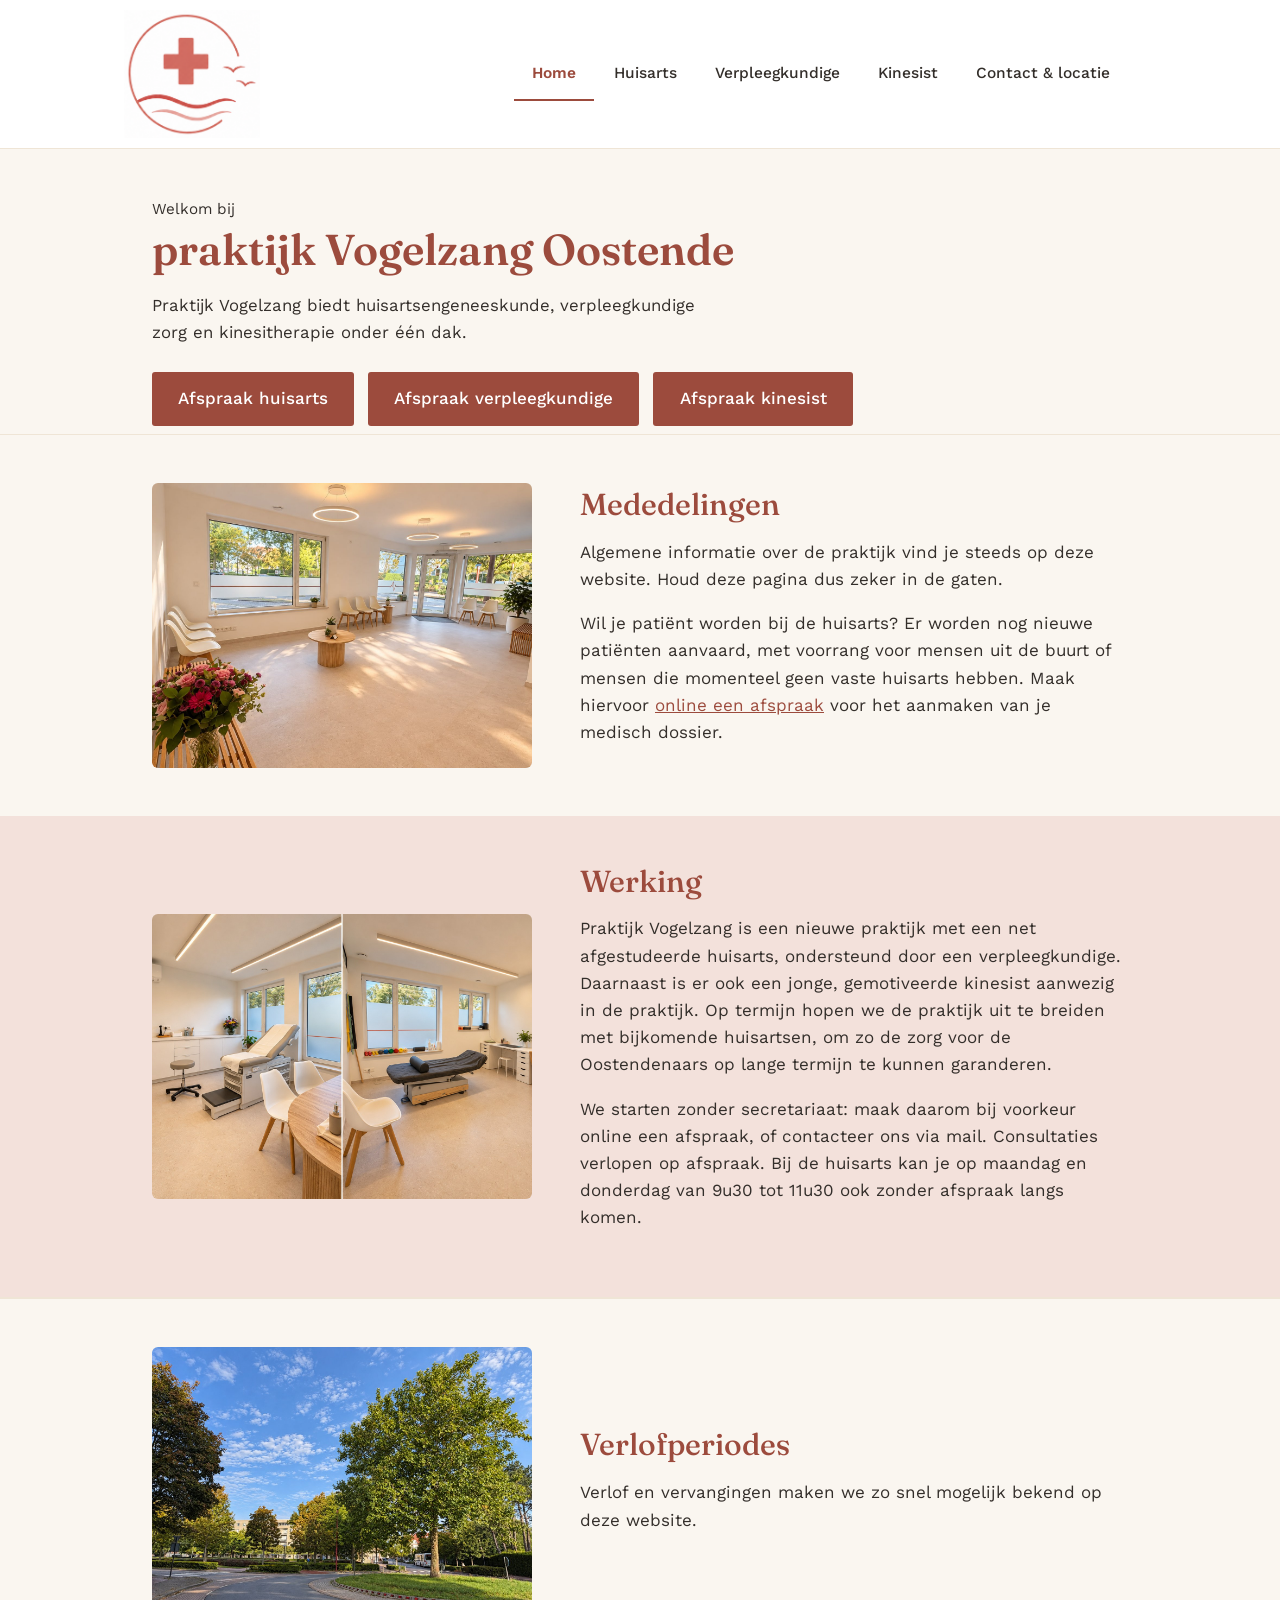
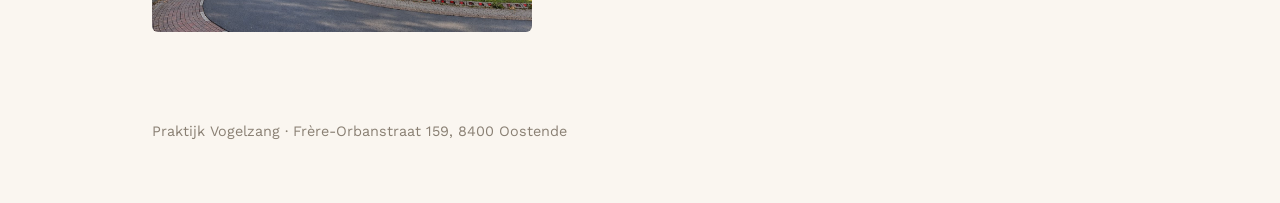
<file: index.html>
<!DOCTYPE html>
<html lang="nl">
<head>
<meta charset="UTF-8">
<meta name="viewport" content="width=device-width, initial-scale=1.0">
<title>Praktijk Vogelzang — Huisartsenpraktijk Oostende</title>
<meta name="description" content="Praktijk Vogelzang in Oostende: huisartsenzorg, verpleegkundige zorg en kinesitherapie onder één dak.">
<link rel="stylesheet" href="style.css">
<script type="application/ld+json">
{
  "@context": "https://schema.org",
  "@type": "MedicalBusiness",
  "name": "Praktijk Vogelzang",
  "image": "https://praktijkvogelzangoostende.be/assets/logo-full.png",
  "url": "https://praktijkvogelzangoostende.be/",
  "telephone": "",
  "email": "info@praktijkvogelzang.be",
  "address": {
    "@type": "PostalAddress",
    "streetAddress": "Frère-Orbanstraat 159",
    "addressLocality": "Oostende",
    "postalCode": "8400",
    "addressCountry": "BE"
  },
  "medicalSpecialty": ["Huisarts", "Verpleegkundige zorg", "Kinesitherapie"],
  "areaServed": "Oostende",
  "availableService": [
    { "@type": "MedicalProcedure", "name": "Bloedafname / prikpost" },
    { "@type": "MedicalProcedure", "name": "Wondzorg" },
    { "@type": "MedicalProcedure", "name": "Vaccinatie" },
    { "@type": "MedicalTherapy", "name": "Kinesitherapie" }
  ]
}
</script>
</head>
<body>
<a href="#main" class="skip-link">Ga naar inhoud</a>

<header class="site-header">
  <div class="wrap brand-row">
    <a href="index.html" class="brand">
      <img src="assets/logo-icon.png" alt="praktijk Vogelzang">
    </a>
    <nav class="tabs" aria-label="Hoofdnavigatie">
      <a href="index.html" aria-current="page">Home</a>
      <a href="huisartsen.html">Huisarts</a>
      <a href="verpleegkundige.html">Verpleegkundige</a>
      <a href="kinesist.html">Kinesist</a>
      <a href="contact.html">Contact &amp; locatie</a>
    </nav>
  </div>
</header>

<main id="main">
  <div class="wrap">
    <div class="hero-simple">
      <p class="eyebrow">Welkom bij</p>
      <h1>praktijk Vogelzang Oostende</h1>
      <p>Praktijk Vogelzang biedt huisartsengeneeskunde, verpleegkundige zorg en kinesitherapie onder één dak.</p>
      <div class="hero-actions">
        <a href="https://www.mtc-it4.be/patient/index.html#/appointments/day/bjNkcWkyQmFRMkpDVTRFNndleFgzRCtBOWJHSWFZQU80VnBoanJqOXh5WFhzWGZHTC9QZFIzVGVxSWNkZ1JhNw==" target="_blank" rel="noopener noreferrer" class="btn">Afspraak huisarts</a>
        <a href="https://www.mtc-it4.be/patient/index.html#/appointments/day/bjNkcWkyQmFRMkpDVTRFNndleFgzTlhCYmJKKzFoWERZVDZJaDg4S2FZNXpRTGs5NnhHSUtIcDZmL1VlQXE5dw==" target="_blank" rel="noopener noreferrer" class="btn">Afspraak verpleegkundige</a>
        <a href="https://book.crossuite.app/bc1db4c0-a220-497b-a4d1-034b6c6a4b7c" target="_blank" rel="noopener noreferrer" class="btn">Afspraak kinesist</a>
      </div>
    </div>
  </div>

  <section class="block">
    <div class="wrap section-photo-row">
      <figure class="photo-placeholder section-photo">
        <img src="assets/foto-binnenkant.jpg" alt="Wachtruimte van praktijk Vogelzang" onerror="this.style.display='none'; this.parentElement.classList.add('empty'); this.nextElementSibling.textContent='Foto volgt';">
      </figure>
      <div>
        <h2>Mededelingen</h2>
        <p>Algemene informatie over de praktijk vind je steeds op deze website. Houd deze pagina dus zeker in de gaten.</p>
        <p>Wil je patiënt worden bij de huisarts? Er worden nog nieuwe patiënten aanvaard, met voorrang voor mensen uit de buurt of mensen die momenteel geen vaste huisarts hebben. Maak hiervoor <a href="https://www.mtc-it4.be/patient/index.html#/appointments/day/bjNkcWkyQmFRMkpDVTRFNndleFgzRCtBOWJHSWFZQU80VnBoanJqOXh5WFhzWGZHTC9QZFIzVGVxSWNkZ1JhNw==" target="_blank" rel="noopener noreferrer">online een afspraak</a> voor het aanmaken van je medisch dossier.</p>
      </div>
    </div>
  </section>

  <section class="block tinted">
    <div class="wrap section-photo-row">
      <figure class="photo-placeholder section-photo">
        <img src="assets/foto-werking.jpg" alt="Consultatiekamer van de huisarts en behandelruimte van de kinesist" onerror="this.style.display='none'; this.parentElement.classList.add('empty'); this.nextElementSibling.textContent='Foto volgt';">
      </figure>
      <div>
        <h2>Werking</h2>
        <p>Praktijk Vogelzang is een nieuwe praktijk met een net afgestudeerde huisarts, ondersteund door een verpleegkundige. Daarnaast is er ook een jonge, gemotiveerde kinesist aanwezig in de praktijk. Op termijn hopen we de praktijk uit te breiden met bijkomende huisartsen, om zo de zorg voor de Oostendenaars op lange termijn te kunnen garanderen.</p>
        <p>We starten zonder secretariaat: maak daarom bij voorkeur online een afspraak, of contacteer ons via mail. Consultaties verlopen op afspraak. Bij de huisarts kan je op maandag en donderdag van 9u30 tot 11u30 ook zonder afspraak langs komen.</p>
      </div>
    </div>
  </section>

  <section class="block">
    <div class="wrap section-photo-row">
      <figure class="photo-placeholder section-photo">
        <img src="assets/foto-buitenkant.jpg" alt="Omgeving van praktijk Vogelzang in Oostende" onerror="this.parentElement.classList.add('empty'); this.parentElement.innerHTML='Foto volgt — plaats hier assets/foto-buitenkant.jpg';">
      </figure>
      <div>
        <h2>Verlofperiodes</h2>
        <p>Verlof en vervangingen maken we zo snel mogelijk bekend op deze website.</p>
      </div>
    </div>
  </section>
</main>

<footer>
  <div class="wrap">
    Praktijk Vogelzang · Frère-Orbanstraat 159, 8400 Oostende
  </div>
</footer>

</body>
</html>
</file>
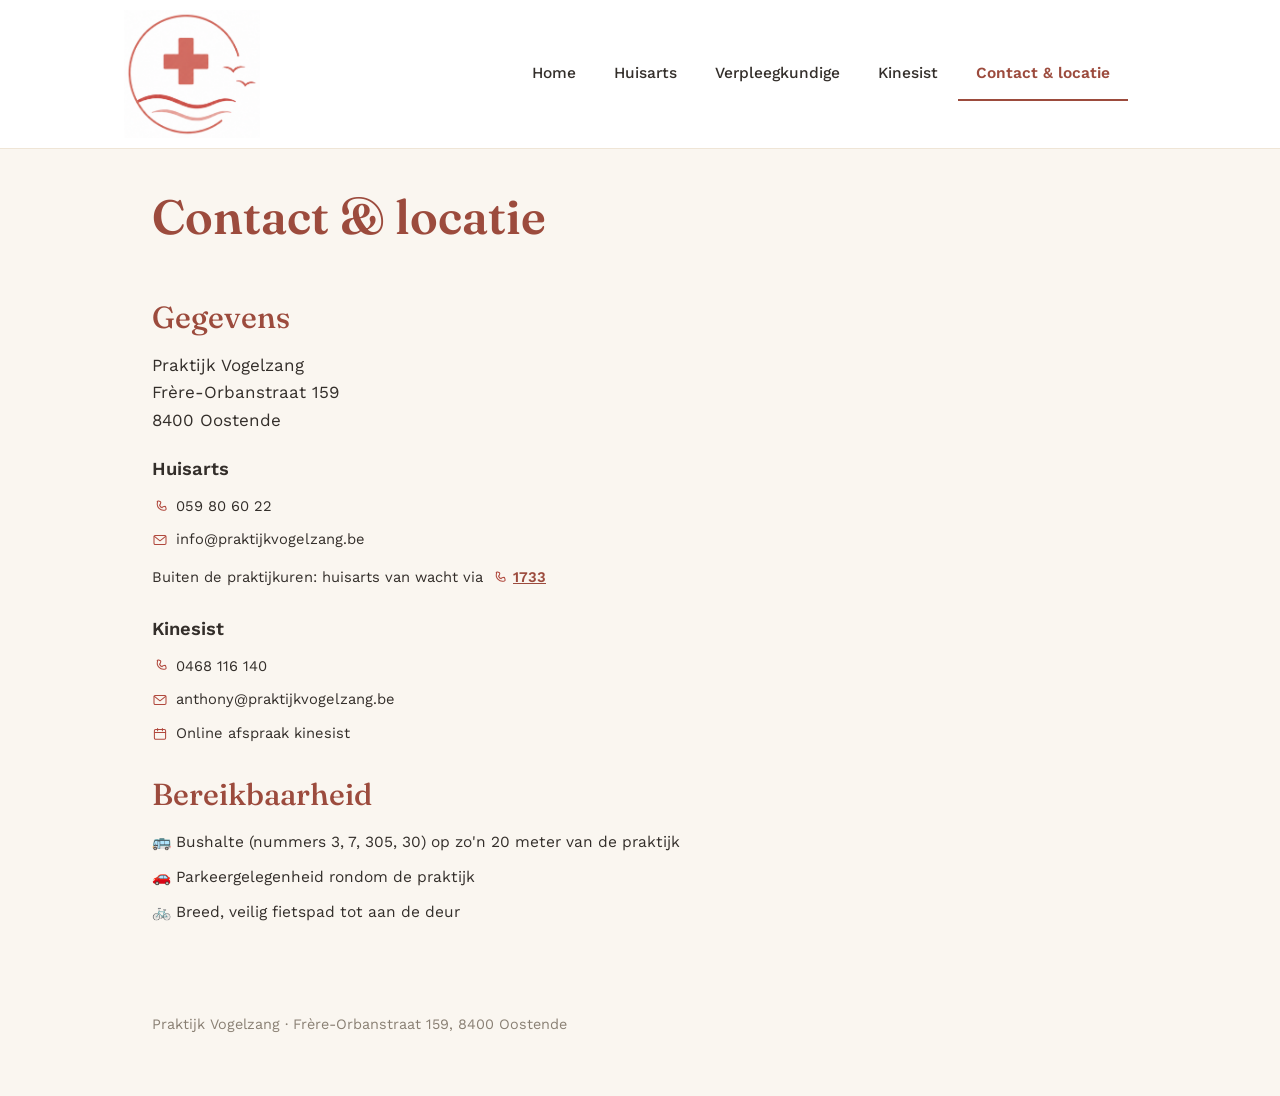
<file: contact.html>
<!DOCTYPE html>
<html lang="nl">
<head>
<meta charset="UTF-8">
<meta name="viewport" content="width=device-width, initial-scale=1.0">
<title>Contact &amp; locatie Oostende — praktijk Vogelzang</title>
<meta name="description" content="Contactgegevens en locatie van praktijk Vogelzang, Frère-Orbanstraat 159, 8400 Oostende.">
<link rel="stylesheet" href="style.css">
</head>
<body>
<a href="#main" class="skip-link">Ga naar inhoud</a>

<header class="site-header">
  <div class="wrap brand-row">
    <a href="index.html" class="brand">
      <img src="assets/logo-icon.png" alt="praktijk Vogelzang">
    </a>
    <nav class="tabs" aria-label="Hoofdnavigatie">
      <a href="index.html">Home</a>
      <a href="huisartsen.html">Huisarts</a>
      <a href="verpleegkundige.html">Verpleegkundige</a>
      <a href="kinesist.html">Kinesist</a>
      <a href="contact.html" aria-current="page">Contact &amp; locatie</a>
    </nav>
  </div>
</header>

<main id="main">
  <div class="wrap hero" style="padding-bottom: 24px;">
    <h1 style="margin-left:32px;">Contact &amp; locatie</h1>
  </div>

  <section class="block" style="padding-top:0; border-top:none;">
    <div class="wrap info-grid contact-grid">
      <div>
        <h2>Gegevens</h2>
        <p>
          Praktijk Vogelzang<br>
          Frère-Orbanstraat 159<br>
          8400 Oostende
        </p>
        <h3 style="margin-top:24px;">Huisarts</h3>
        <ul class="contact-icon-list">
          <li>
            <a href="tel:+3259806022">
              <svg width="16" height="16" viewBox="0 0 20 20" fill="none" aria-hidden="true"><path d="M6.5 3.5c.3-.7 1-1.1 1.7-.9l1.8.5c.7.2 1.1.9.9 1.6l-.5 1.8c-.1.5-.5.9-1 1 .5 1.6 1.7 2.8 3.3 3.3.1-.5.5-.9 1-1l1.8-.5c.7-.2 1.4.2 1.6.9l.5 1.8c.2.7-.2 1.4-.9 1.7-6 2-11.7-3.7-9.7-9.7z" stroke="#B0483D" stroke-width="1.3" stroke-linejoin="round"/></svg>
              059 80 60 22
            </a>
          </li>
          <li>
            <a href="mailto:info@praktijkvogelzang.be">
              <svg width="16" height="16" viewBox="0 0 20 20" fill="none" aria-hidden="true"><rect x="2.5" y="4.5" width="15" height="11" rx="1.5" stroke="#B0483D" stroke-width="1.3"/><path d="M3 5.5l7 5.5 7-5.5" stroke="#B0483D" stroke-width="1.3" stroke-linecap="round" stroke-linejoin="round"/></svg>
              info@praktijkvogelzang.be
            </a>
          </li>
        </ul>
        <p style="margin-top:14px; display:flex; align-items:center; flex-wrap:wrap; gap:8px; font-size:0.92rem;">
          Buiten de praktijkuren: huisarts van wacht via
          <a href="tel:1733" style="display:inline-flex; align-items:center; gap:6px; color:var(--red-deep); font-weight:600;">
            <svg width="16" height="16" viewBox="0 0 20 20" fill="none" aria-hidden="true"><path d="M6.5 3.5c.3-.7 1-1.1 1.7-.9l1.8.5c.7.2 1.1.9.9 1.6l-.5 1.8c-.1.5-.5.9-1 1 .5 1.6 1.7 2.8 3.3 3.3.1-.5.5-.9 1-1l1.8-.5c.7-.2 1.4.2 1.6.9l.5 1.8c.2.7-.2 1.4-.9 1.7-6 2-11.7-3.7-9.7-9.7z" stroke="#B0483D" stroke-width="1.3" stroke-linejoin="round"/></svg>
            1733
          </a>
        </p>

        <h3 style="margin-top:28px;">Kinesist</h3>
        <ul class="contact-icon-list">
          <li>
            <a href="tel:0468116140">
              <svg width="16" height="16" viewBox="0 0 20 20" fill="none" aria-hidden="true"><path d="M6.5 3.5c.3-.7 1-1.1 1.7-.9l1.8.5c.7.2 1.1.9.9 1.6l-.5 1.8c-.1.5-.5.9-1 1 .5 1.6 1.7 2.8 3.3 3.3.1-.5.5-.9 1-1l1.8-.5c.7-.2 1.4.2 1.6.9l.5 1.8c.2.7-.2 1.4-.9 1.7-6 2-11.7-3.7-9.7-9.7z" stroke="#B0483D" stroke-width="1.3" stroke-linejoin="round"/></svg>
              0468 116 140
            </a>
          </li>
          <li>
            <a href="mailto:anthony@praktijkvogelzang.be">
              <svg width="16" height="16" viewBox="0 0 20 20" fill="none" aria-hidden="true"><rect x="2.5" y="4.5" width="15" height="11" rx="1.5" stroke="#B0483D" stroke-width="1.3"/><path d="M3 5.5l7 5.5 7-5.5" stroke="#B0483D" stroke-width="1.3" stroke-linecap="round" stroke-linejoin="round"/></svg>
              anthony@praktijkvogelzang.be
            </a>
          </li>
          <li>
            <a href="https://book.crossuite.app/bc1db4c0-a220-497b-a4d1-034b6c6a4b7c" target="_blank" rel="noopener noreferrer">
              <svg width="16" height="16" viewBox="0 0 20 20" fill="none" aria-hidden="true"><rect x="3" y="4.5" width="14" height="12" rx="1.5" stroke="#B0483D" stroke-width="1.3"/><path d="M3 8h14M7 3v3M13 3v3" stroke="#B0483D" stroke-width="1.3" stroke-linecap="round"/></svg>
              Online afspraak kinesist
            </a>
          </li>
        </ul>

        <h2 style="margin-top:32px;">Bereikbaarheid</h2>
        <ul class="access-list">
          <li>🚌 Bushalte (nummers 3, 7, 305, 30) op zo'n 20 meter van de praktijk</li>
          <li>🚗 Parkeergelegenheid rondom de praktijk</li>
          <li>🚲 Breed, veilig fietspad tot aan de deur</li>
        </ul>
      </div>
      <div>
        <iframe
          class="map-frame"
          title="Kaart praktijk Vogelzang"
          src="https://www.google.com/maps?q=Fr%C3%A8re-Orbanstraat+159,+8400+Oostende&output=embed"
          loading="lazy"
          referrerpolicy="no-referrer-when-downgrade">
        </iframe>
      </div>
    </div>
  </section>
</main>

<footer>
  <div class="wrap">
    Praktijk Vogelzang · Frère-Orbanstraat 159, 8400 Oostende
  </div>
</footer>

</body>
</html>
</file>
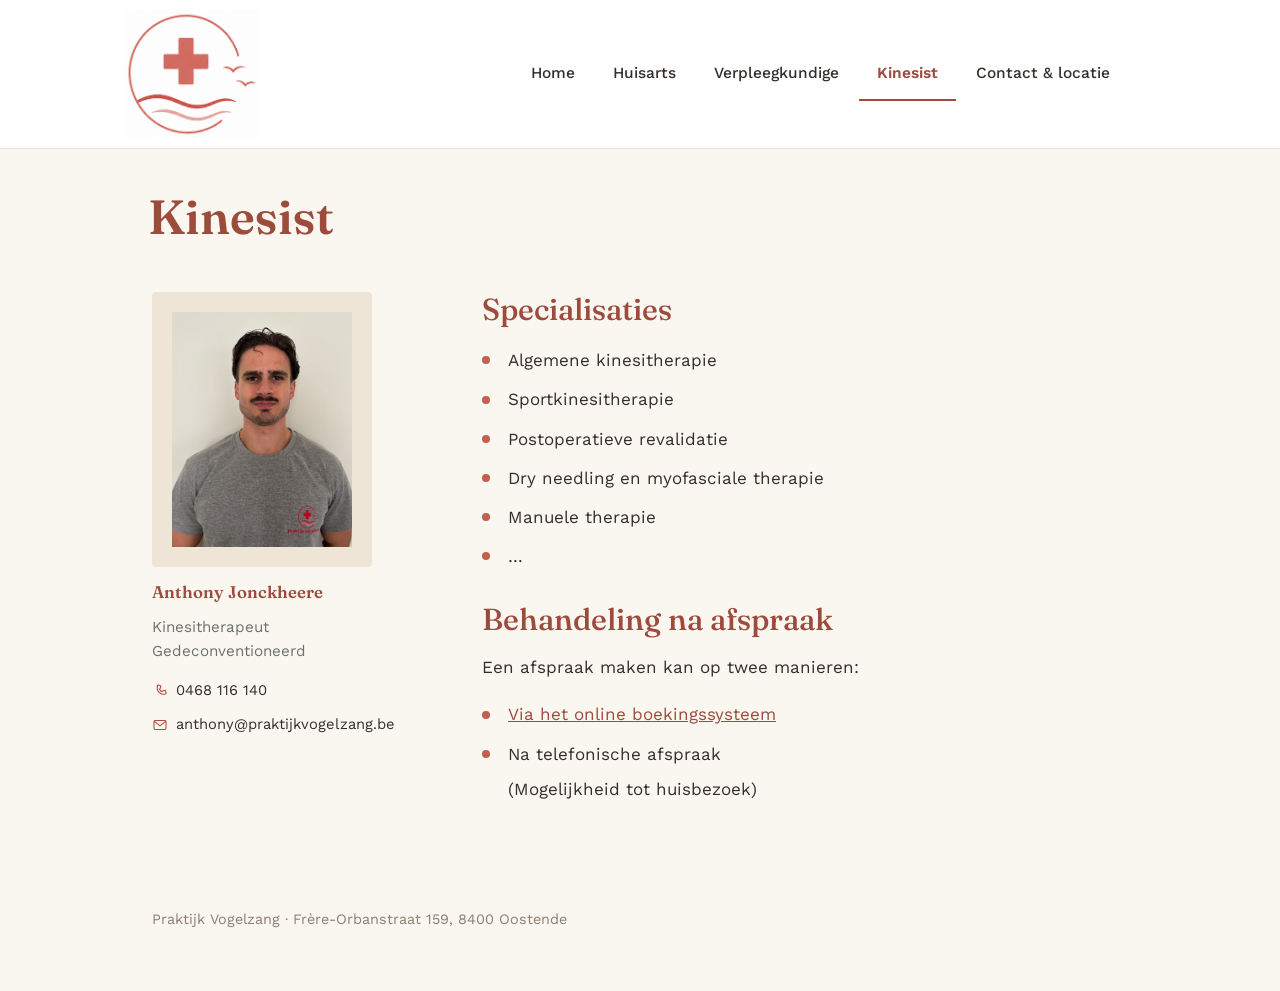
<file: kinesist.html>
<!DOCTYPE html>
<html lang="nl">
<head>
<meta charset="UTF-8">
<meta name="viewport" content="width=device-width, initial-scale=1.0">
<title>Kinesist Oostende — praktijk Vogelzang</title>
<meta name="description" content="Kinesist in Oostende bij praktijk Vogelzang: algemene en sportkinesitherapie, manuele therapie, dry needling en meer.">
<link rel="stylesheet" href="style.css">
</head>
<body>
<a href="#main" class="skip-link">Ga naar inhoud</a>

<header class="site-header">
  <div class="wrap brand-row">
    <a href="index.html" class="brand">
      <img src="assets/logo-icon.png" alt="praktijk Vogelzang">
    </a>
    <nav class="tabs" aria-label="Hoofdnavigatie">
      <a href="index.html">Home</a>
      <a href="huisartsen.html">Huisarts</a>
      <a href="verpleegkundige.html">Verpleegkundige</a>
      <a href="kinesist.html" aria-current="page">Kinesist</a>
      <a href="contact.html">Contact &amp; locatie</a>
    </nav>
  </div>
</header>

<main id="main">
  <div class="wrap hero" style="padding-bottom: 24px;">
    <h1 style="margin-left:28px;">Kinesist</h1>
  </div>

  <section class="block" style="padding-top:0; border-top:none;">
    <div class="wrap doctor-row" style="gap:110px;">
      <div>
        <div class="portrait">
          <img src="assets/kinesist-foto.jpg" alt="Foto van Anthony Jonckheere" onerror="this.style.display='none'; this.parentElement.innerHTML='Foto volgt — plaats hier assets/kinesist-foto.jpg';">
        </div>
        <p class="doctor-name">Anthony Jonckheere</p>
        <p style="margin-top:-8px; color:#6B7269; font-size:0.95rem;">Kinesitherapeut<br>Gedeconventioneerd</p>
        <ul class="contact-icon-list">
          <li>
            <a href="tel:0468116140">
              <svg width="16" height="16" viewBox="0 0 20 20" fill="none" aria-hidden="true"><path d="M6.5 3.5c.3-.7 1-1.1 1.7-.9l1.8.5c.7.2 1.1.9.9 1.6l-.5 1.8c-.1.5-.5.9-1 1 .5 1.6 1.7 2.8 3.3 3.3.1-.5.5-.9 1-1l1.8-.5c.7-.2 1.4.2 1.6.9l.5 1.8c.2.7-.2 1.4-.9 1.7-6 2-11.7-3.7-9.7-9.7z" stroke="#B0483D" stroke-width="1.3" stroke-linejoin="round"/></svg>
              0468 116 140
            </a>
          </li>
          <li>
            <a href="mailto:anthony@praktijkvogelzang.be">
              <svg width="16" height="16" viewBox="0 0 20 20" fill="none" aria-hidden="true"><rect x="2.5" y="4.5" width="15" height="11" rx="1.5" stroke="#B0483D" stroke-width="1.3"/><path d="M3 5.5l7 5.5 7-5.5" stroke="#B0483D" stroke-width="1.3" stroke-linecap="round" stroke-linejoin="round"/></svg>
              anthony@praktijkvogelzang.be
            </a>
          </li>
        </ul>
      </div>
      <div>
        <h2>Specialisaties</h2>
        <ul class="task-list">
          <li>Algemene kinesitherapie</li>
          <li>Sportkinesitherapie</li>
          <li>Postoperatieve revalidatie</li>
          <li>Dry needling en myofasciale therapie</li>
          <li>Manuele therapie</li>
          <li>…</li>
        </ul>

        <h2 style="margin-top:32px;">Behandeling na afspraak</h2>
        <p>Een afspraak maken kan op twee manieren:</p>
        <ul class="task-list">
          <li><a href="https://book.crossuite.app/bc1db4c0-a220-497b-a4d1-034b6c6a4b7c" target="_blank" rel="noopener noreferrer">Via het online boekingssysteem</a></li>
          <li>Na telefonische afspraak</li>
        </ul>
        <p style="margin-left:26px; margin-top:8px; color:var(--ink);">(Mogelijkheid tot huisbezoek)</p>
      </div>
    </div>
  </section>
</main>

<footer>
  <div class="wrap">
    Praktijk Vogelzang · Frère-Orbanstraat 159, 8400 Oostende
  </div>
</footer>

</body>
</html>
</file>
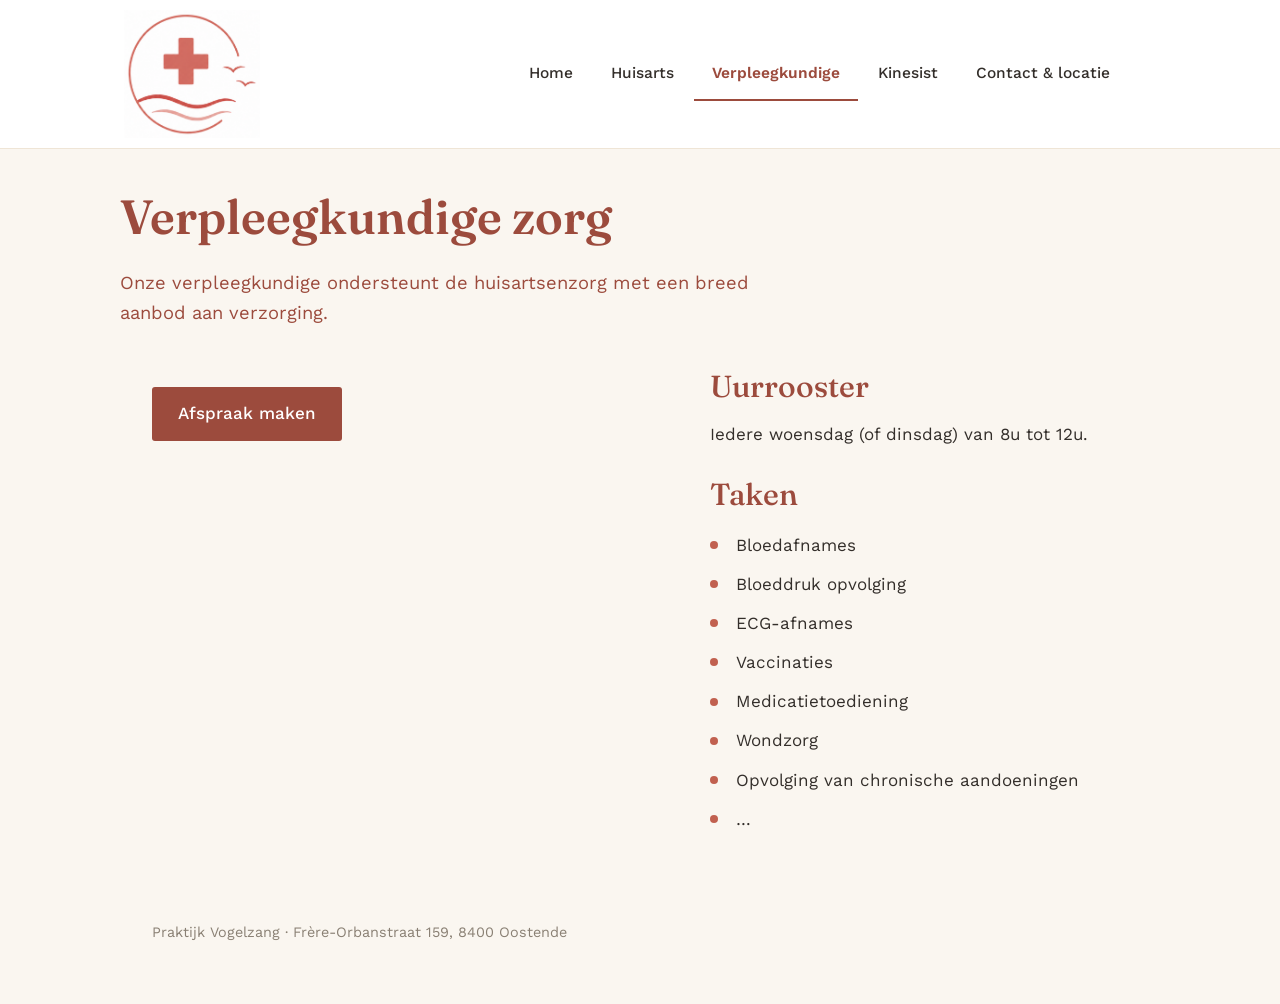
<file: verpleegkundige.html>
<!DOCTYPE html>
<html lang="nl">
<head>
<meta charset="UTF-8">
<meta name="viewport" content="width=device-width, initial-scale=1.0">
<title>Verpleegkundige zorg &amp; bloedafname Oostende — praktijk Vogelzang</title>
<meta name="description" content="Verpleegkundige zorg in Oostende bij praktijk Vogelzang: bloedafnames (prikpost), wondzorg, vaccinaties en meer.">
<link rel="stylesheet" href="style.css">
</head>
<body>
<a href="#main" class="skip-link">Ga naar inhoud</a>

<header class="site-header">
  <div class="wrap brand-row">
    <a href="index.html" class="brand">
      <img src="assets/logo-icon.png" alt="praktijk Vogelzang">
    </a>
    <nav class="tabs" aria-label="Hoofdnavigatie">
      <a href="index.html">Home</a>
      <a href="huisartsen.html">Huisarts</a>
      <a href="verpleegkundige.html" aria-current="page">Verpleegkundige</a>
      <a href="kinesist.html">Kinesist</a>
      <a href="contact.html">Contact &amp; locatie</a>
    </nav>
  </div>
</header>

<main id="main">
  <div class="wrap hero" style="padding-bottom: 24px;">
    <h1>Verpleegkundige zorg</h1>
    <p class="lede">Onze verpleegkundige ondersteunt de huisartsenzorg met een breed aanbod aan verzorging.</p>
  </div>

  <section class="block" style="padding-top:0; border-top:none;">
    <div class="wrap two-col">
      <div>
        <a href="https://www.mtc-it4.be/patient/index.html#/appointments/day/bjNkcWkyQmFRMkpDVTRFNndleFgzTlhCYmJKKzFoWERZVDZJaDg4S2FZNXpRTGs5NnhHSUtIcDZmL1VlQXE5dw==" target="_blank" rel="noopener noreferrer" class="btn">Afspraak maken</a>
      </div>
      <div>
        <h2>Uurrooster</h2>
        <p>Iedere woensdag (of dinsdag) van 8u tot 12u.</p>

        <h2 style="margin-top:28px;">Taken</h2>
        <ul class="task-list">
          <li>Bloedafnames</li>
          <li>Bloeddruk opvolging</li>
          <li>ECG-afnames</li>
          <li>Vaccinaties</li>
          <li>Medicatietoediening</li>
          <li>Wondzorg</li>
          <li>Opvolging van chronische aandoeningen</li>
          <li>…</li>
        </ul>
      </div>
    </div>
  </section>
</main>

<footer>
  <div class="wrap">
    Praktijk Vogelzang · Frère-Orbanstraat 159, 8400 Oostende
  </div>
</footer>

</body>
</html>
</file>
<file: style.css>
@import url('https://fonts.googleapis.com/css2?family=Fraunces:opsz,wght@9..144,400;9..144,500;9..144,600&family=Work+Sans:wght@400;500;600&display=swap');


:root {
  --ink: #332E2A;
  --white: #FFFFFF;
  --sand: #FAF6F0;
  --sand-deep: #EFE5D6;
  --blush: #F3E1DB;
  --red: #C1604F;
  --red-deep: #9C4B3D;
  --max-width: 780px;
}

* { box-sizing: border-box; }

html { scroll-behavior: smooth; }

body {
  margin: 0;
  background: var(--sand);
  color: var(--ink);
  font-family: 'Work Sans', sans-serif;
  font-size: 17px;
  line-height: 1.6;
}

h1, h2, h3 {
  font-family: 'Fraunces', serif;
  font-weight: 500;
  line-height: 1.15;
  margin: 0 0 0.5em 0;
  color: var(--red-deep);
}

h1 { font-size: clamp(2.1rem, 4vw, 3rem); font-weight: 600; }
h2 { font-size: clamp(1.5rem, 3vw, 1.9rem); }
h3 { font-size: 1.15rem; font-weight: 600; font-family: 'Work Sans', sans-serif; color: var(--ink); }

p { max-width: none; }

a { color: var(--red-deep); }

.wrap {
  max-width: 1040px;
  margin: 0 auto;
  padding: 0 32px;
}

.skip-link {
  position: absolute;
  left: -999px;
  top: 0;
  background: var(--red-deep);
  color: var(--white);
  padding: 12px 20px;
  z-index: 100;
}
.skip-link:focus { left: 16px; top: 16px; }

header.site-header {
  padding: 10px 0 0 0;
  background: var(--white);
  border-bottom: 1px solid var(--sand-deep);
}

.brand-row {
  display: flex;
  align-items: center;
  justify-content: space-between;
  gap: 24px;
  padding-bottom: 10px;
  padding-left: 8px;
  flex-wrap: wrap;
}

.brand {
  display: flex;
  align-items: center;
  gap: 12px;
  text-decoration: none;
}

.brand img { display: block; height: 128px; width: auto; margin-left: -4px; }

nav.tabs {
  display: flex;
  gap: 2px;
  overflow-x: auto;
}

nav.tabs a {
  text-decoration: none;
  color: var(--ink);
  font-size: 0.97rem;
  font-weight: 500;
  padding: 14px 18px;
  border-bottom: 2px solid transparent;
  white-space: nowrap;
  transition: border-color 0.15s ease, color 0.15s ease;
}

nav.tabs a:hover,
nav.tabs a:focus-visible {
  color: var(--red-deep);
  border-bottom-color: var(--red);
}

nav.tabs a[aria-current="page"] {
  color: var(--red-deep);
  border-bottom-color: var(--red-deep);
  font-weight: 600;
}

.hero {
  padding: 40px 0 8px 0;
}

.hero p.lede {
  font-size: 1.15rem;
  color: var(--red-deep);
  max-width: 58ch;
}

.hero-simple {
  padding: 48px 0 8px 0;
  max-width: 760px;
}
.hero-simple .eyebrow {
  margin: 0 0 4px 0;
  font-size: 0.95rem;
  color: var(--ink);
}
.hero-simple h1 {
  font-size: clamp(1.9rem, 4vw, 2.7rem);
  margin-bottom: 14px;
  white-space: nowrap;
}
.hero-simple p:not(.eyebrow) {
  color: var(--ink);
  font-size: 1.05rem;
  max-width: 58ch;
}
@media (max-width: 560px) {
  .hero-simple h1 { white-space: normal; }
}
.hero-actions {
  display: flex;
  gap: 14px;
  flex-wrap: wrap;
  margin-top: 8px;
}
.hero-actions .btn {
  margin-top: 10px;
  min-width: 200px;
  text-align: center;
}

.section-photo-row {
  display: grid;
  grid-template-columns: 380px 1fr;
  gap: 48px;
  align-items: center;
}
.section-photo {
  width: 100%;
  aspect-ratio: 4 / 3;
}
@media (max-width: 760px) {
  .section-photo-row { grid-template-columns: 1fr; }
  .section-photo { max-width: 100%; }
}

.photo-row {
  display: grid;
  grid-template-columns: repeat(3, 1fr);
  gap: 20px;
  margin: 32px 0 40px 0;
}
@media (max-width: 640px) {
  .photo-row { grid-template-columns: 1fr; }
}

.photo-placeholder {
  margin: 0;
  aspect-ratio: 4 / 3;
  background: var(--sand-deep);
  border-radius: 6px;
  overflow: hidden;
  position: relative;
}
.photo-placeholder img {
  width: 100%;
  height: 100%;
  object-fit: cover;
  display: block;
}
.photo-placeholder.empty {
  display: flex;
  align-items: center;
  justify-content: center;
  color: #9A8F7E;
  font-size: 0.85rem;
  text-align: center;
  padding: 16px;
}
.photo-placeholder figcaption {
  position: absolute;
  left: 10px;
  bottom: 10px;
  background: rgba(255,255,255,0.9);
  color: var(--red-deep);
  font-size: 0.8rem;
  font-weight: 500;
  padding: 4px 10px;
  border-radius: 3px;
}
.photo-placeholder.empty figcaption {
  position: static;
  background: none;
  padding: 0;
  margin-top: 8px;
}

.btn-outline {
  background: transparent;
  color: var(--red-deep);
  border: 1.5px solid var(--red-deep);
}
.btn-outline:hover, .btn-outline:focus-visible { background: var(--blush); }

.care-row {
  display: grid;
  grid-template-columns: 2.2fr 1fr;
  gap: 32px;
  margin-top: 24px;
  align-items: start;
}
@media (max-width: 860px) {
  .care-row { grid-template-columns: 1fr; }
}

.care-cards {
  display: grid;
  grid-template-columns: repeat(3, 1fr);
  gap: 20px;
}
@media (max-width: 640px) {
  .care-cards { grid-template-columns: 1fr; }
}

.care-card {
  display: block;
  text-decoration: none;
  color: var(--ink);
  background: var(--white);
  border: 1px solid var(--sand-deep);
  border-radius: 6px;
  padding: 22px;
  transition: border-color 0.15s ease;
}
.care-card:hover, .care-card:focus-visible { border-color: var(--red); }

.care-icon {
  display: inline-flex;
  align-items: center;
  justify-content: center;
  width: 38px;
  height: 38px;
  border-radius: 50%;
  background: var(--blush);
  margin-bottom: 14px;
}

.care-card h3 { color: var(--red-deep); margin-bottom: 6px; }
.care-card p { font-size: 0.92rem; margin: 0 0 12px 0; }

.more-link {
  color: var(--red-deep);
  font-weight: 500;
  font-size: 0.92rem;
  text-decoration: none;
}

.info-panel {
  background: var(--blush);
  border-radius: 6px;
  padding: 24px;
}
.info-panel h3 { color: var(--red-deep); margin-bottom: 14px; }
.info-list {
  list-style: none;
  padding: 0;
  margin: 0 0 16px 0;
  display: grid;
  gap: 10px;
  font-size: 0.92rem;
}

section.block {
  padding: 48px 0;
  border-top: 1px solid var(--sand-deep);
}

section.block.tinted {
  background: var(--blush);
  border-top: none;
  border-bottom: 1px solid var(--sand-deep);
}

.two-col {
  display: grid;
  grid-template-columns: 1.1fr 0.9fr;
  gap: 48px;
  align-items: start;
}

@media (max-width: 720px) {
  .two-col { grid-template-columns: 1fr; }
}

.doctor-row {
  display: grid;
  grid-template-columns: 220px 1fr;
  gap: 48px;
  align-items: start;
}

@media (max-width: 640px) {
  .doctor-row { grid-template-columns: 1fr; }
}

.contact-icon-list {
  list-style: none;
  padding: 0;
  margin: 16px 0 0 0;
  display: grid;
  gap: 10px;
  font-size: 0.92rem;
}
.contact-icon-list li {
  list-style: none;
}
.contact-icon-list a,
.contact-icon-list li > span {
  display: flex;
  align-items: center;
  gap: 8px;
  color: var(--ink);
  text-decoration: none;
}
.contact-icon-list a:hover { color: var(--red-deep); }

.doctors-row {
  display: grid;
  grid-template-columns: 1fr 1fr;
  gap: 28px;
  max-width: 560px;
}
@media (max-width: 560px) {
  .doctors-row { grid-template-columns: 1fr; }
}

.doctor-card { text-align: center; }

.portrait {
  width: 100%;
  max-width: 220px;
  aspect-ratio: 4 / 5;
  background: var(--sand-deep);
  border-radius: 4px;
  display: flex;
  align-items: center;
  justify-content: center;
  color: #9A8F7E;
  font-size: 0.85rem;
  text-align: center;
  padding: 20px;
  overflow: hidden;
}
.portrait img { width: 100%; height: 100%; object-fit: cover; }

.doctor-name {
  margin-top: 12px;
  font-family: 'Fraunces', serif;
  font-weight: 600;
  font-size: 1.05rem;
  color: var(--red-deep);
}

.appt-row { margin-top: 24px; }

.btn {
  display: inline-block;
  background: var(--red-deep);
  color: var(--white);
  text-decoration: none;
  font-weight: 500;
  padding: 13px 26px;
  border-radius: 3px;
  margin-top: 18px;
  transition: background 0.15s ease;
}
.btn:hover, .btn:focus-visible { background: var(--red); }

.btn.disabled {
  background: var(--sand-deep);
  color: #9A8F7E;
  pointer-events: none;
}

ul.task-list {
  list-style: none;
  padding: 0;
  margin: 20px 0 0 0;
  display: grid;
  gap: 12px;
}
ul.task-list li {
  padding-left: 26px;
  position: relative;
}
ul.task-list li::before {
  content: "";
  position: absolute;
  left: 0;
  top: 0.55em;
  width: 8px;
  height: 8px;
  background: var(--red);
  border-radius: 50%;
}

.info-grid {
  display: grid;
  grid-template-columns: 1fr 1fr;
  gap: 32px;
  margin-top: 8px;
}
@media (max-width: 720px) { .info-grid { grid-template-columns: 1fr; } }

.map-frame {
  width: 100%;
  border: 0;
  aspect-ratio: 4/3;
  border-radius: 4px;
}

.access-list {
  list-style: none;
  padding: 0;
  margin: 18px 0 0 0;
  display: grid;
  gap: 10px;
  font-size: 0.97rem;
}

.todo {
  display: inline-block;
  background: var(--blush);
  border: 1px dashed var(--red);
  color: var(--red-deep);
  font-size: 0.85rem;
  padding: 2px 8px;
  border-radius: 3px;
  margin-left: 6px;
}

footer {
  padding: 40px 0 60px 0;
  color: #8A8074;
  font-size: 0.9rem;
}

@media (prefers-reduced-motion: reduce) {
  html { scroll-behavior: auto; }
  * { transition: none !important; }
}

a:focus-visible, button:focus-visible {
  outline: 2px solid var(--red);
  outline-offset: 2px;
}

.info-grid.contact-grid { grid-template-columns: 1.3fr 0.7fr; }
@media (max-width: 720px) { .info-grid.contact-grid { grid-template-columns: 1fr; } }
</file>
